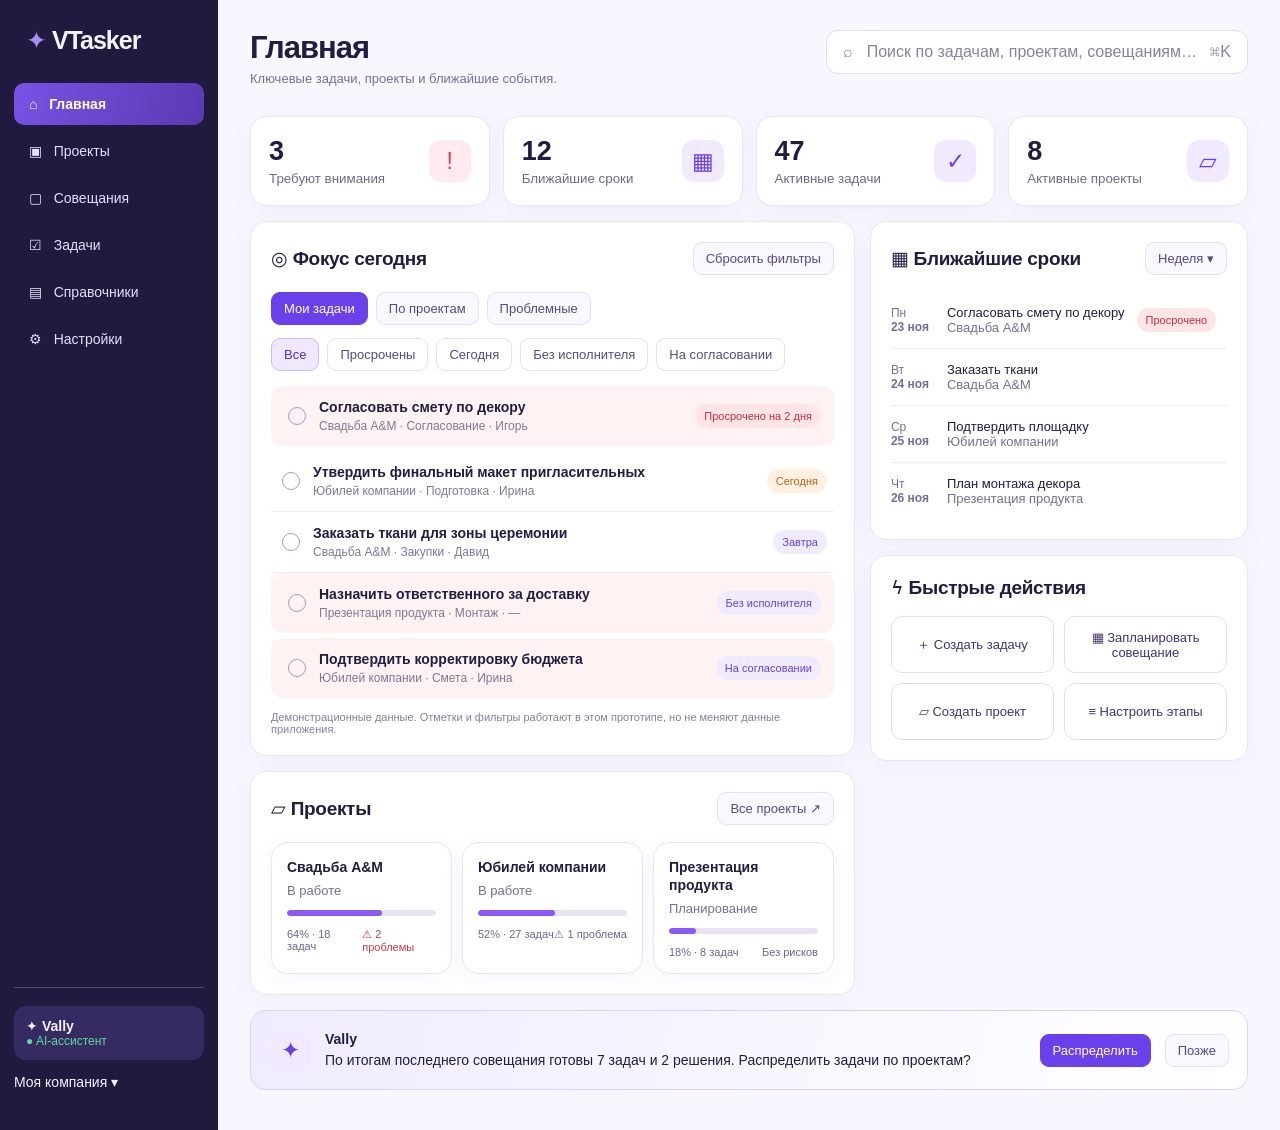
<file: design/home-command-center/index.html>
<!doctype html>
<html lang="ru"><head><meta charset="utf-8"><meta name="viewport" content="width=device-width, initial-scale=1">
<title>VTasker — Главная · дизайн-прототип</title>
<style>
:root{font-family:Inter,-apple-system,BlinkMacSystemFont,"Segoe UI",sans-serif;color:#201d43;background:#f8f7ff;font-synthesis:none}*{box-sizing:border-box}body{margin:0}.app{display:grid;grid-template-columns:218px minmax(0,1fr);min-height:100vh}.sidebar{background:#201a3e;color:#f5f2ff;padding:26px 14px;display:flex;flex-direction:column;gap:28px}.brand{font-weight:800;font-size:25px;letter-spacing:-1px;margin:0 12px}.brand span{color:#a78bfa}.nav{display:grid;gap:5px}.nav button,.nav a{border:0;cursor:pointer;text-align:left;text-decoration:none;color:#e5def8;background:transparent;padding:13px 15px;border-radius:10px;font:inherit;font-size:14px}.nav .active{background:linear-gradient(110deg,#7952e4,#593ab2);color:#fff;font-weight:700}.nav button:hover{background:#493b71}.sidebottom{margin-top:auto;border-top:1px solid #554b75;padding-top:18px;font-size:14px}.vally{padding:12px;background:#352b62;border-radius:12px}.online{color:#61d99b;font-size:12px}.main{padding:30px 32px 40px;max-width:1680px;width:100%;margin:auto}.top{display:flex;justify-content:space-between;gap:20px;align-items:start;margin-bottom:25px}.top h1{margin:0;font-size:31px;letter-spacing:-1px}.muted{color:#756f93;font-size:13px}.top p{margin:5px 0}.search{border:1px solid #e1dcf4;background:#fff;border-radius:12px;padding:12px 16px;min-width:295px;color:#89829f}.stats{display:grid;grid-template-columns:repeat(4,1fr);gap:13px;margin-bottom:15px}.stat,.panel,.project{background:#fff;border:1px solid #e9e4f5;box-shadow:0 5px 24px #4e37860b;border-radius:16px}.stat{padding:18px;cursor:pointer;text-align:left;display:flex;justify-content:space-between;align-items:center;color:inherit;font:inherit;min-height:90px}.stat strong{display:block;font-size:27px}.stat small{display:block;color:#6f688b;margin-top:4px}.stat:hover,.project:hover{border-color:#bba5ff}.icon{display:grid;place-items:center;background:#f1eaff;color:#6b40df;border-radius:12px;font-size:23px;width:42px;height:42px}.danger{color:#d93c53!important;background:#ffebef!important}.layout{display:grid;grid-template-columns:minmax(0,1.6fr) minmax(320px,1fr);gap:15px}.stack{display:grid;gap:15px;align-content:start}.panel{padding:20px}.panel h2{font-size:19px;letter-spacing:-.3px;margin:0}.panelhead{display:flex;justify-content:space-between;align-items:center;gap:12px;margin-bottom:17px}.tabs,.filters{display:flex;flex-wrap:wrap;gap:8px;align-items:center}.tabs{margin-bottom:13px}.tab,.chip,.subtle,.primary{border:1px solid #e4dffa;border-radius:9px;cursor:pointer;font:inherit;font-size:13px;padding:8px 12px;background:#f9f7ff;color:#574a84}.tab.active,.primary{background:#6940ea;border-color:#6940ea;color:white}.filterbar{display:flex;flex-wrap:wrap;gap:8px;margin-bottom:15px}.chip{background:white}.chip.active{background:#efe8ff;color:#582fc8;border-color:#ccb8ff}.item{display:grid;grid-template-columns:25px minmax(0,1fr) auto;gap:10px;align-items:center;border-bottom:1px solid #f0edf8;padding:13px 7px;cursor:pointer}.item:last-child{border-bottom:0}.item.alert{background:#fff2f3;border-radius:12px;border-bottom:0;padding:13px;margin-bottom:5px}.item.done .task-title{text-decoration:line-through;color:#918ca4}.task-title{font-size:14px;font-weight:700}.taskmeta{font-size:12px;color:#7e7893;margin-top:4px}.pill{font-size:11px;padding:6px 9px;border-radius:15px;background:#f0ebff;color:#6940d4;white-space:nowrap}.pill.red{background:#ffe4e6;color:#bb2f45}.pill.orange{background:#fff0df;color:#b26715}.pill.green{background:#def8e9;color:#18764d}.check{appearance:none;width:18px;height:18px;border:1.5px solid #a69ac7;border-radius:50%;cursor:pointer}.check:checked{background:#6c45e8;border-color:#6c45e8;box-shadow:inset 0 0 0 4px #fff}.projectgrid{display:grid;grid-template-columns:repeat(3,1fr);gap:10px}.project{padding:15px;cursor:pointer}.project b{font-size:14px}.project .muted{margin:7px 0 10px}.track{height:6px;background:#e8e3f3;border-radius:20px;overflow:hidden;margin:12px 0}.track span{display:block;height:100%;background:#895af4;border-radius:20px}.projectfoot{display:flex;justify-content:space-between;font-size:11px;color:#6d638b}.deadline{display:flex;gap:12px;border-bottom:1px solid #f0edf7;padding:13px 0;align-items:center;font-size:13px}.deadline:last-child{border:0}.date{width:44px;color:#746d99;font-size:12px}.quick{display:grid;grid-template-columns:1fr 1fr;gap:10px}.quick button{border:1px solid #e4dcf7;background:#fff;border-radius:11px;min-height:57px;cursor:pointer;color:#42336e;font:inherit;font-size:13px}.quick button:hover{background:#f1ebff}.vallybar{display:flex;gap:14px;align-items:center;background:linear-gradient(105deg,#f0ebff,#fff);border:1px solid #dcd0ff;border-radius:15px;margin-top:15px;padding:18px}.vallybar .text{flex:1;font-size:14px;line-height:1.5}.hidden{display:none!important}.note{font-size:11px;color:#867d9c;margin-top:13px}button:focus-visible,input:focus-visible,select:focus-visible{outline:3px solid #bda7ff;outline-offset:2px}@media(max-width:1100px){.layout{grid-template-columns:1fr}.stats{grid-template-columns:repeat(2,1fr)}}@media(max-width:700px){.app{grid-template-columns:1fr}.sidebar{padding:12px}.nav{display:flex;overflow:auto}.nav button{white-space:nowrap}.sidebottom{display:none}.main{padding:20px 13px}.top{display:block}.search{margin-top:16px;min-width:0}.stats{grid-template-columns:repeat(2,1fr)}.projectgrid{grid-template-columns:1fr}.item{grid-template-columns:24px minmax(0,1fr)}.item .pill{grid-column:2;justify-self:start}}
</style></head><body><div class="app"><aside class="sidebar"><div class="brand"><span>✦</span> VTasker</div><nav class="nav" aria-label="Основная навигация"><button class="active">⌂ &nbsp; Главная</button><button>▣ &nbsp; Проекты</button><button>▢ &nbsp; Совещания</button><button>☑ &nbsp; Задачи</button><button>▤ &nbsp; Справочники</button><button>⚙ &nbsp; Настройки</button></nav><div class="sidebottom"><div class="vally"><b>✦ Vally</b><div class="online">● AI-ассистент</div></div><p>Моя компания ▾</p></div></aside>
<main class="main"><header class="top"><div><h1>Главная</h1><p class="muted">Ключевые задачи, проекты и ближайшие события.</p></div><div class="search">⌕ &nbsp; Поиск по задачам, проектам, совещаниям… &nbsp; ⌘K</div></header>
<section class="stats" aria-label="Сводка"><button class="stat" data-preset="problems"><span><strong id="problemsCount">5</strong><small>Требуют внимания</small></span><span class="icon danger">!</span></button><button class="stat" data-preset="upcoming"><span><strong>12</strong><small>Ближайшие сроки</small></span><span class="icon">▦</span></button><button class="stat" data-preset="all"><span><strong>47</strong><small>Активные задачи</small></span><span class="icon">✓</span></button><button class="stat" data-preset="projects"><span><strong>8</strong><small>Активные проекты</small></span><span class="icon">▱</span></button></section>
<div class="layout"><div class="stack"><section class="panel"><div class="panelhead"><h2>◎ Фокус сегодня</h2><button class="subtle" id="reset">Сбросить фильтры</button></div><div class="tabs" role="tablist"><button class="tab active" data-tab="mine">Мои задачи</button><button class="tab" data-tab="projects">По проектам</button><button class="tab" data-tab="problems">Проблемные</button></div><div class="filterbar"><button class="chip active" data-filter="all">Все</button><button class="chip" data-filter="overdue">Просрочены</button><button class="chip" data-filter="today">Сегодня</button><button class="chip" data-filter="unassigned">Без исполнителя</button><button class="chip" data-filter="approval">На согласовании</button></div><div id="tasks"></div><div class="note">Демонстрационные данные. Отметки и фильтры работают в этом прототипе, но не меняют данные приложения.</div></section>
<section class="panel" id="projects"><div class="panelhead"><h2>▱ Проекты</h2><button class="subtle" id="showProjects">Все проекты ↗</button></div><div class="projectgrid"><article class="project" tabindex="0"><b>Свадьба А&М</b><p class="muted">В работе</p><div class="track"><span style="width:64%"></span></div><div class="projectfoot"><span>64% · 18 задач</span><span style="color:#c43b46">⚠ 2 проблемы</span></div></article><article class="project" tabindex="0"><b>Юбилей компании</b><p class="muted">В работе</p><div class="track"><span style="width:52%"></span></div><div class="projectfoot"><span>52% · 27 задач</span><span>⚠ 1 проблема</span></div></article><article class="project" tabindex="0"><b>Презентация продукта</b><p class="muted">Планирование</p><div class="track"><span style="width:18%"></span></div><div class="projectfoot"><span>18% · 8 задач</span><span>Без рисков</span></div></article></div></section></div>
<div class="stack"><section class="panel"><div class="panelhead"><h2>▦ Ближайшие сроки</h2><button class="subtle" id="period">Неделя ▾</button></div><div class="deadline"><div class="date">Пн<br><b>23 ноя</b></div><div>Согласовать смету по декору<br><span class="muted">Свадьба А&М</span></div><span class="pill red">Просрочено</span></div><div class="deadline"><div class="date">Вт<br><b>24 ноя</b></div><div>Заказать ткани<br><span class="muted">Свадьба А&М</span></div></div><div class="deadline"><div class="date">Ср<br><b>25 ноя</b></div><div>Подтвердить площадку<br><span class="muted">Юбилей компании</span></div></div><div class="deadline"><div class="date">Чт<br><b>26 ноя</b></div><div>План монтажа декора<br><span class="muted">Презентация продукта</span></div></div></section>
<section class="panel"><div class="panelhead"><h2>ϟ Быстрые действия</h2></div><div class="quick"><button data-action="Создать задачу">＋ Создать задачу</button><button data-action="Запланировать совещание">▦ Запланировать совещание</button><button data-action="Создать проект">▱ Создать проект</button><button data-action="Открыть этапы">≡ Настроить этапы</button></div></section></div></div>
<div class="vallybar"><span class="icon">✦</span><div class="text"><b>Vally</b><div>По итогам последнего совещания готовы 7 задач и 2 решения. Распределить задачи по проектам?</div></div><button class="primary" id="distribute">Распределить</button><button class="subtle" id="later">Позже</button></div></main></div>
<script>
const data=[
{id:1,title:"Согласовать смету по декору",project:"Свадьба А&М",stage:"Согласование",type:"overdue",label:"Просрочено на 2 дня",owner:"Игорь",problem:true},
{id:2,title:"Утвердить финальный макет пригласительных",project:"Юбилей компании",stage:"Подготовка",type:"today",label:"Сегодня",owner:"Ирина",problem:false},
{id:3,title:"Заказать ткани для зоны церемонии",project:"Свадьба А&М",stage:"Закупки",type:"upcoming",label:"Завтра",owner:"Давид",problem:false},
{id:4,title:"Назначить ответственного за доставку",project:"Презентация продукта",stage:"Монтаж",type:"unassigned",label:"Без исполнителя",owner:"—",problem:true},
{id:5,title:"Подтвердить корректировку бюджета",project:"Юбилей компании",stage:"Смета",type:"approval",label:"На согласовании",owner:"Ирина",problem:true}
];let currentFilter="all",currentTab="mine";const tasks=document.querySelector("#tasks");function render(){let list=data.filter(x=>!x.done&&(currentFilter==="all"||x.type===currentFilter));if(currentTab==="problems")list=list.filter(x=>x.problem);tasks.innerHTML=list.length?list.map(x=>`<div class="item ${x.problem?"alert":""}" data-id="${x.id}"><input type="checkbox" class="check" aria-label="Завершить задачу"><div><div class="task-title">${x.title}</div><div class="taskmeta">${x.project} · ${x.stage} · ${x.owner}</div></div><span class="pill ${x.type==="overdue"?"red":x.type==="today"?"orange":""}">${x.label}</span></div>`).join(""):'<p class="muted">Нет задач по выбранным условиям.</p>';document.querySelector("#problemsCount").textContent=data.filter(x=>x.problem&&!x.done).length;tasks.querySelectorAll(".check").forEach(c=>c.addEventListener("change",()=>{const item=data.find(x=>x.id==c.closest(".item").dataset.id);item.done=true;render()}))}
document.querySelectorAll("[data-filter]").forEach(b=>b.onclick=()=>{currentFilter=b.dataset.filter;document.querySelectorAll("[data-filter]").forEach(x=>x.classList.toggle("active",x===b));render()});
document.querySelectorAll("[data-tab]").forEach(b=>b.onclick=()=>{currentTab=b.dataset.tab;document.querySelectorAll("[data-tab]").forEach(x=>x.classList.toggle("active",x===b));render()});
document.querySelector("#reset").onclick=()=>{currentFilter="all";currentTab="mine";document.querySelector('[data-filter="all"]').click();document.querySelector('[data-tab="mine"]').click()};
document.querySelectorAll("[data-preset]").forEach(b=>b.onclick=()=>{if(b.dataset.preset==="projects"){document.querySelector("#projects").scrollIntoView({behavior:"smooth"});return}document.querySelector('[data-tab="'+(b.dataset.preset==="problems"?"problems":"mine")+'"]').click();document.querySelector('[data-filter="'+(b.dataset.preset==="upcoming"?"today":"all")+'"]').click()});
document.querySelectorAll("[data-action]").forEach(b=>b.onclick=()=>alert(b.dataset.action+" — точка интеграции с реальной навигацией VTasker."));
document.querySelector("#distribute").onclick=()=>alert("Прототип: откроется проверка предложенных Vally задач, без автоматического подтверждения.");
document.querySelector("#later").onclick=()=>document.querySelector(".vallybar").classList.add("hidden");
document.querySelector("#showProjects").onclick=()=>alert("Прототип: навигация в раздел «Проекты».");
document.querySelector("#period").onclick=e=>{e.target.textContent=e.target.textContent.includes("Неделя")?"Месяц ▾":"Неделя ▾"};render();
</script></body></html>
</file>
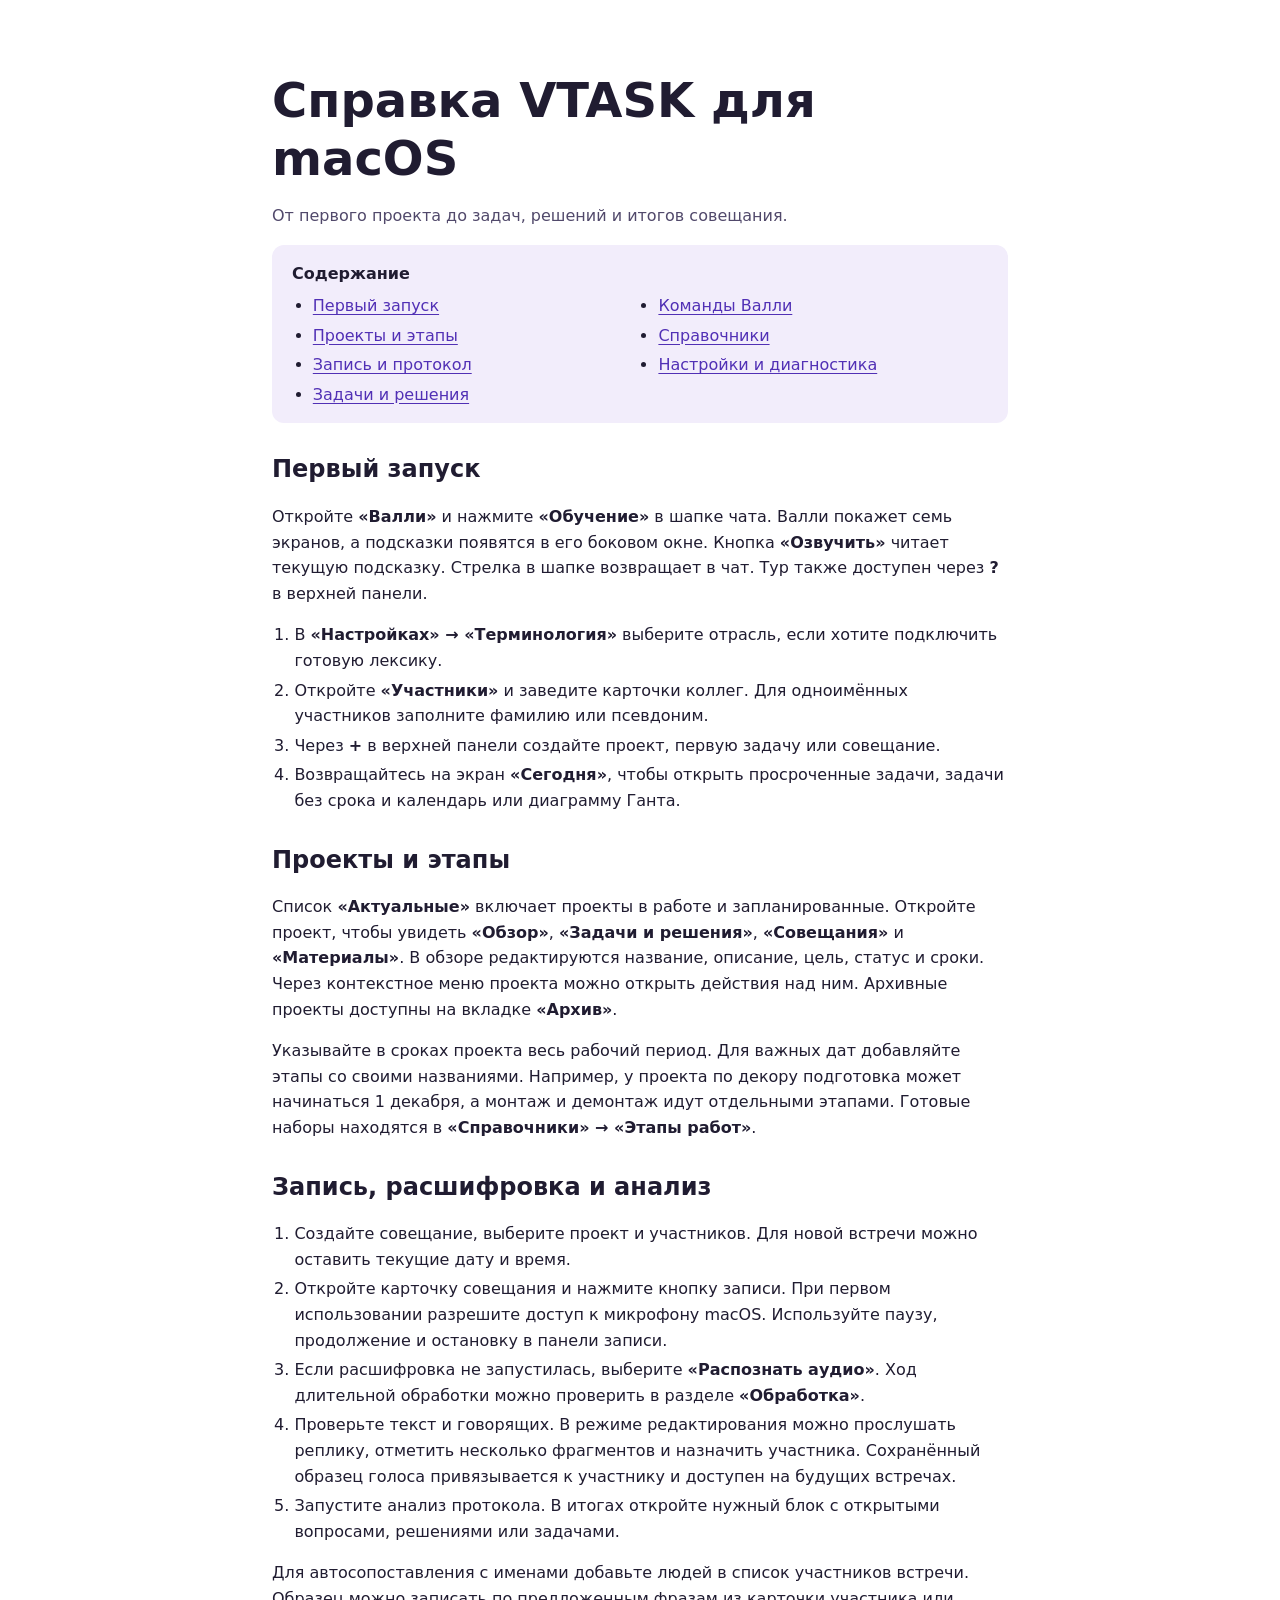
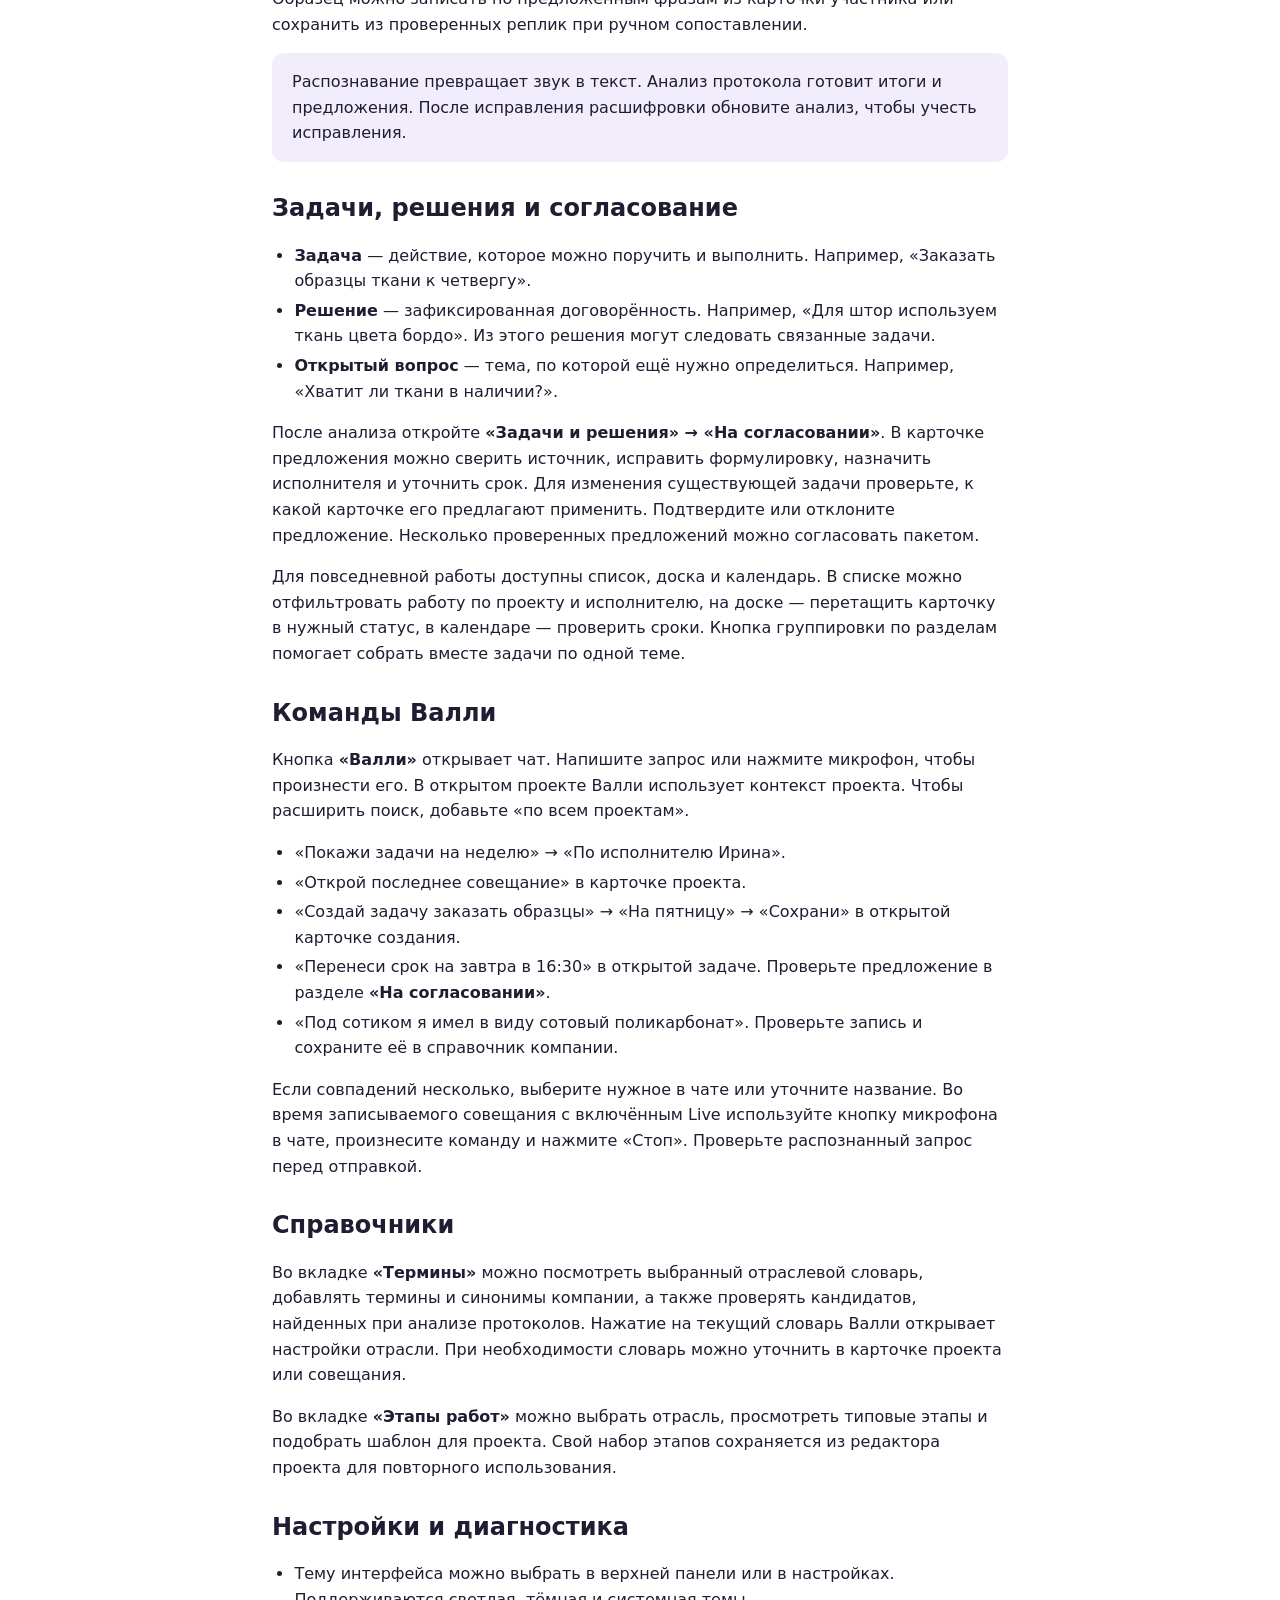
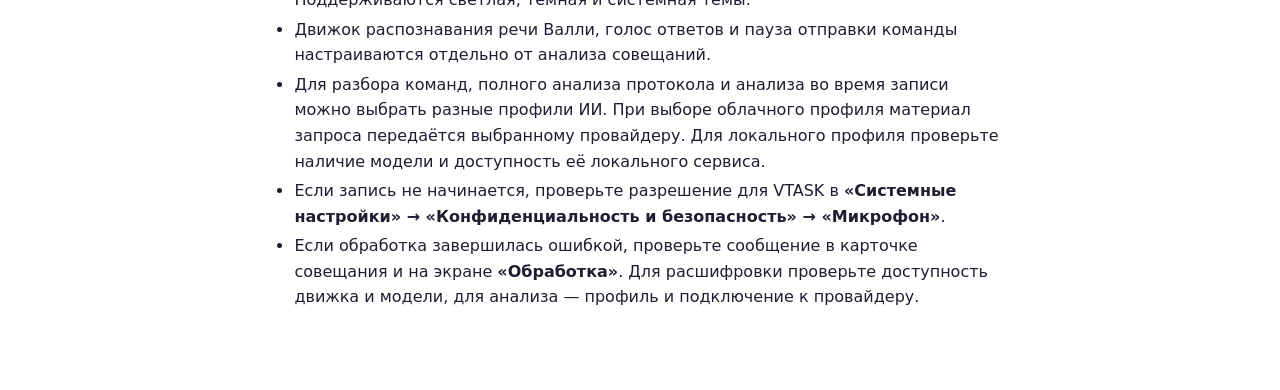
<file: native/macos/Sources/VTASK/Resources/VTASK-user-guide.html>
<!doctype html>
<html lang="ru">
<head>
  <meta charset="utf-8">
  <meta name="viewport" content="width=device-width, initial-scale=1">
  <title>Справка VTASK для macOS</title>
  <style>
    :root { color-scheme: light dark; --ink: #201c31; --muted: #51496b; --accent: #5130b5; --panel: #f2edfb; }
    @media (prefers-color-scheme: dark) {
      :root { --ink: #f3efff; --muted: #cec4e7; --accent: #c8b3ff; --panel: #2c2344; }
    }
    body { margin: 0; color: var(--ink); background: Canvas; font: 16px/1.6 system-ui, sans-serif; }
    main { max-width: 46rem; margin: auto; padding: 2.5rem clamp(1rem, 5vw, 3rem) 4rem; }
    h1, h2, h3 { line-height: 1.2; }
    h1 { margin-bottom: .5rem; font-size: clamp(2rem, 5vw, 3rem); }
    h2 { margin-top: 2rem; }
    h3 { margin-bottom: .4rem; }
    a { color: var(--accent); text-underline-offset: .2em; }
    .intro { color: var(--muted); }
    nav, aside { background: var(--panel); border-radius: .75rem; padding: 1rem 1.25rem; }
    nav ul { margin: .4rem 0 0; padding-inline-start: 1.3rem; columns: 2 15rem; }
    ul, ol { padding-inline-start: 1.4rem; }
    li + li { margin-top: .25rem; }
    @media print {
      :root { color-scheme: light; --ink: #111; --muted: #333; --accent: #393080; --panel: #f3f1f8; }
      main { max-width: none; padding: 0; }
      h2, h3 { break-after: avoid; }
      nav, aside { break-inside: avoid; }
    }
  </style>
</head>
<body>
<main>
  <header>
    <h1>Справка VTASK для macOS</h1>
    <p class="intro">От первого проекта до задач, решений и итогов совещания.</p>
  </header>
  <nav aria-label="Содержание">
    <strong>Содержание</strong>
    <ul>
      <li><a href="#start">Первый запуск</a></li>
      <li><a href="#projects">Проекты и этапы</a></li>
      <li><a href="#meetings">Запись и протокол</a></li>
      <li><a href="#tasks">Задачи и решения</a></li>
      <li><a href="#valli">Команды Валли</a></li>
      <li><a href="#directories">Справочники</a></li>
      <li><a href="#settings">Настройки и диагностика</a></li>
    </ul>
  </nav>

  <section id="start">
    <h2>Первый запуск</h2>
    <p>Откройте <strong>«Валли»</strong> и нажмите <strong>«Обучение»</strong> в шапке чата. Валли покажет семь экранов, а подсказки появятся в его боковом окне. Кнопка <strong>«Озвучить»</strong> читает текущую подсказку. Стрелка в шапке возвращает в чат. Тур также доступен через <strong>?</strong> в верхней панели.</p>
    <ol>
      <li>В <strong>«Настройках» → «Терминология»</strong> выберите отрасль, если хотите подключить готовую лексику.</li>
      <li>Откройте <strong>«Участники»</strong> и заведите карточки коллег. Для одноимённых участников заполните фамилию или псевдоним.</li>
      <li>Через <strong>+</strong> в верхней панели создайте проект, первую задачу или совещание.</li>
      <li>Возвращайтесь на экран <strong>«Сегодня»</strong>, чтобы открыть просроченные задачи, задачи без срока и календарь или диаграмму Ганта.</li>
    </ol>
  </section>

  <section id="projects">
    <h2>Проекты и этапы</h2>
    <p>Список <strong>«Актуальные»</strong> включает проекты в работе и запланированные. Откройте проект, чтобы увидеть <strong>«Обзор»</strong>, <strong>«Задачи и решения»</strong>, <strong>«Совещания»</strong> и <strong>«Материалы»</strong>. В обзоре редактируются название, описание, цель, статус и сроки. Через контекстное меню проекта можно открыть действия над ним. Архивные проекты доступны на вкладке <strong>«Архив»</strong>.</p>
    <p>Указывайте в сроках проекта весь рабочий период. Для важных дат добавляйте этапы со своими названиями. Например, у проекта по декору подготовка может начинаться 1 декабря, а монтаж и демонтаж идут отдельными этапами. Готовые наборы находятся в <strong>«Справочники» → «Этапы работ»</strong>.</p>
  </section>

  <section id="meetings">
    <h2>Запись, расшифровка и анализ</h2>
    <ol>
      <li>Создайте совещание, выберите проект и участников. Для новой встречи можно оставить текущие дату и время.</li>
      <li>Откройте карточку совещания и нажмите кнопку записи. При первом использовании разрешите доступ к микрофону macOS. Используйте паузу, продолжение и остановку в панели записи.</li>
      <li>Если расшифровка не запустилась, выберите <strong>«Распознать аудио»</strong>. Ход длительной обработки можно проверить в разделе <strong>«Обработка»</strong>.</li>
      <li>Проверьте текст и говорящих. В режиме редактирования можно прослушать реплику, отметить несколько фрагментов и назначить участника. Сохранённый образец голоса привязывается к участнику и доступен на будущих встречах.</li>
      <li>Запустите анализ протокола. В итогах откройте нужный блок с открытыми вопросами, решениями или задачами.</li>
    </ol>
    <p>Для автосопоставления с именами добавьте людей в список участников встречи. Образец можно записать по предложенным фразам из карточки участника или сохранить из проверенных реплик при ручном сопоставлении.</p>
    <aside>Распознавание превращает звук в текст. Анализ протокола готовит итоги и предложения. После исправления расшифровки обновите анализ, чтобы учесть исправления.</aside>
  </section>

  <section id="tasks">
    <h2>Задачи, решения и согласование</h2>
    <ul>
      <li><strong>Задача</strong> — действие, которое можно поручить и выполнить. Например, «Заказать образцы ткани к четвергу».</li>
      <li><strong>Решение</strong> — зафиксированная договорённость. Например, «Для штор используем ткань цвета бордо». Из этого решения могут следовать связанные задачи.</li>
      <li><strong>Открытый вопрос</strong> — тема, по которой ещё нужно определиться. Например, «Хватит ли ткани в наличии?».</li>
    </ul>
    <p>После анализа откройте <strong>«Задачи и решения» → «На согласовании»</strong>. В карточке предложения можно сверить источник, исправить формулировку, назначить исполнителя и уточнить срок. Для изменения существующей задачи проверьте, к какой карточке его предлагают применить. Подтвердите или отклоните предложение. Несколько проверенных предложений можно согласовать пакетом.</p>
    <p>Для повседневной работы доступны список, доска и календарь. В списке можно отфильтровать работу по проекту и исполнителю, на доске — перетащить карточку в нужный статус, в календаре — проверить сроки. Кнопка группировки по разделам помогает собрать вместе задачи по одной теме.</p>
  </section>

  <section id="valli">
    <h2>Команды Валли</h2>
    <p>Кнопка <strong>«Валли»</strong> открывает чат. Напишите запрос или нажмите микрофон, чтобы произнести его. В открытом проекте Валли использует контекст проекта. Чтобы расширить поиск, добавьте «по всем проектам».</p>
    <ul>
      <li>«Покажи задачи на неделю» → «По исполнителю Ирина».</li>
      <li>«Открой последнее совещание» в карточке проекта.</li>
      <li>«Создай задачу заказать образцы» → «На пятницу» → «Сохрани» в открытой карточке создания.</li>
      <li>«Перенеси срок на завтра в 16:30» в открытой задаче. Проверьте предложение в разделе <strong>«На согласовании»</strong>.</li>
      <li>«Под сотиком я имел в виду сотовый поликарбонат». Проверьте запись и сохраните её в справочник компании.</li>
    </ul>
    <p>Если совпадений несколько, выберите нужное в чате или уточните название. Во время записываемого совещания с включённым Live используйте кнопку микрофона в чате, произнесите команду и нажмите «Стоп». Проверьте распознанный запрос перед отправкой.</p>
  </section>

  <section id="directories">
    <h2>Справочники</h2>
    <p>Во вкладке <strong>«Термины»</strong> можно посмотреть выбранный отраслевой словарь, добавлять термины и синонимы компании, а также проверять кандидатов, найденных при анализе протоколов. Нажатие на текущий словарь Валли открывает настройки отрасли. При необходимости словарь можно уточнить в карточке проекта или совещания.</p>
    <p>Во вкладке <strong>«Этапы работ»</strong> можно выбрать отрасль, просмотреть типовые этапы и подобрать шаблон для проекта. Свой набор этапов сохраняется из редактора проекта для повторного использования.</p>
  </section>

  <section id="settings">
    <h2>Настройки и диагностика</h2>
    <ul>
      <li>Тему интерфейса можно выбрать в верхней панели или в настройках. Поддерживаются светлая, тёмная и системная темы.</li>
      <li>Движок распознавания речи Валли, голос ответов и пауза отправки команды настраиваются отдельно от анализа совещаний.</li>
      <li>Для разбора команд, полного анализа протокола и анализа во время записи можно выбрать разные профили ИИ. При выборе облачного профиля материал запроса передаётся выбранному провайдеру. Для локального профиля проверьте наличие модели и доступность её локального сервиса.</li>
      <li>Если запись не начинается, проверьте разрешение для VTASK в <strong>«Системные настройки» → «Конфиденциальность и безопасность» → «Микрофон»</strong>.</li>
      <li>Если обработка завершилась ошибкой, проверьте сообщение в карточке совещания и на экране <strong>«Обработка»</strong>. Для расшифровки проверьте доступность движка и модели, для анализа — профиль и подключение к провайдеру.</li>
    </ul>
  </section>
</main>
</body>
</html>
</file>
